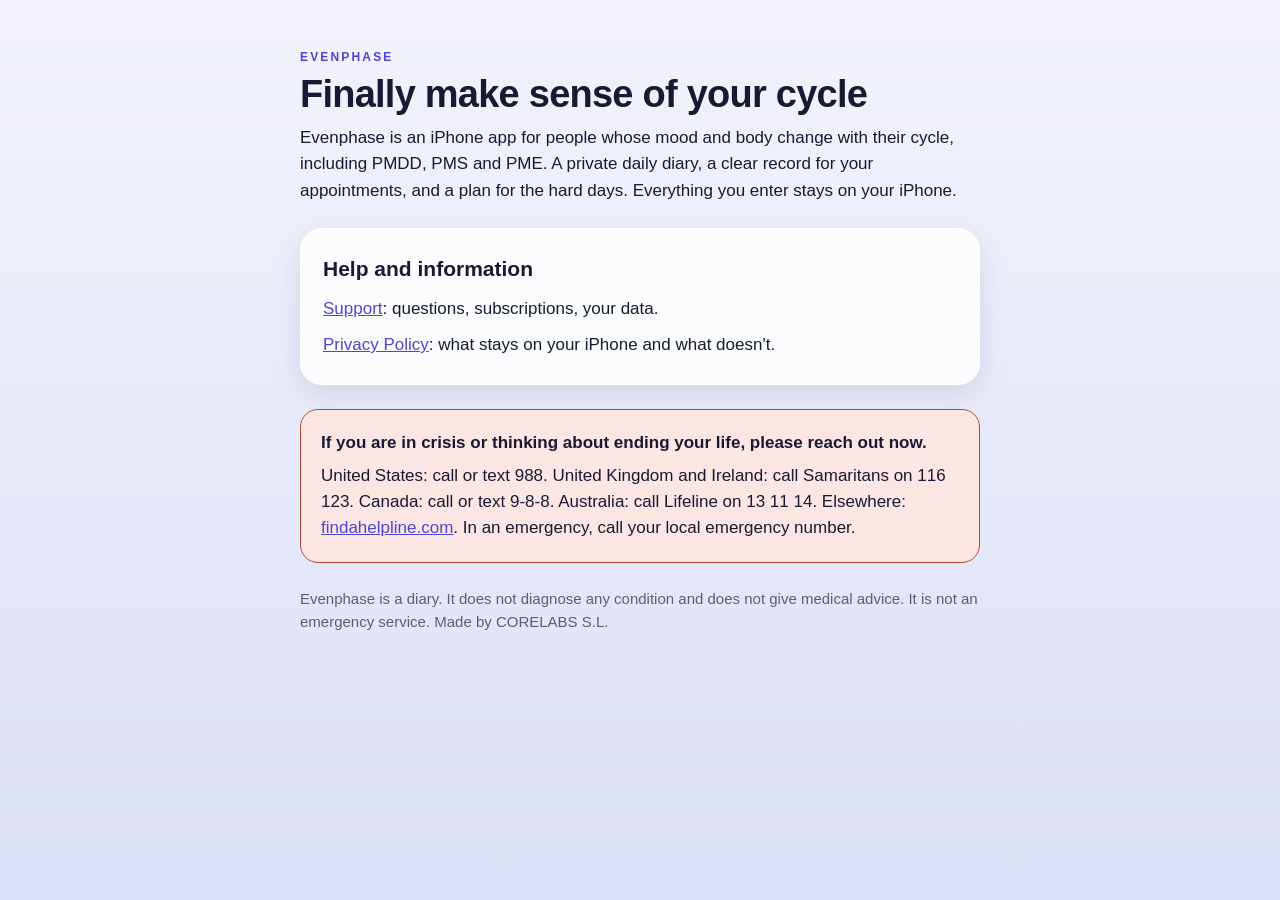
<file: index.html>
<!doctype html>
<html lang="en">
  <head>
    <meta charset="utf-8" />
    <meta name="viewport" content="width=device-width, initial-scale=1" />
    <title>Evenphase</title>
    <link rel="stylesheet" href="style.css" />
  </head>
  <body>
    <main>
      <p class="eyebrow">Evenphase</p>
      <h1>Finally make sense of your cycle</h1>
      <p>
        Evenphase is an iPhone app for people whose mood and body change with their cycle, including PMDD, PMS and PME.
        A private daily diary, a clear record for your appointments, and a plan for the hard days. Everything you enter
        stays on your iPhone.
      </p>
      <div class="card">
        <h2>Help and information</h2>
        <p><a href="support.html">Support</a>: questions, subscriptions, your data.</p>
        <p><a href="privacy.html">Privacy Policy</a>: what stays on your iPhone and what doesn't.</p>
      </div>
      <div class="help">
        <p><strong>If you are in crisis or thinking about ending your life, please reach out now.</strong></p>
        <p>
          United States: call or text 988. United Kingdom and Ireland: call Samaritans on 116 123. Canada: call or text
          9-8-8. Australia: call Lifeline on 13 11 14. Elsewhere: <a href="https://findahelpline.com">findahelpline.com</a>.
          In an emergency, call your local emergency number.
        </p>
      </div>
      <p class="soft">
        Evenphase is a diary. It does not diagnose any condition and does not give medical advice. It is not an emergency
        service. Made by CORELABS S.L.
      </p>
    </main>
  </body>
</html>
</file>
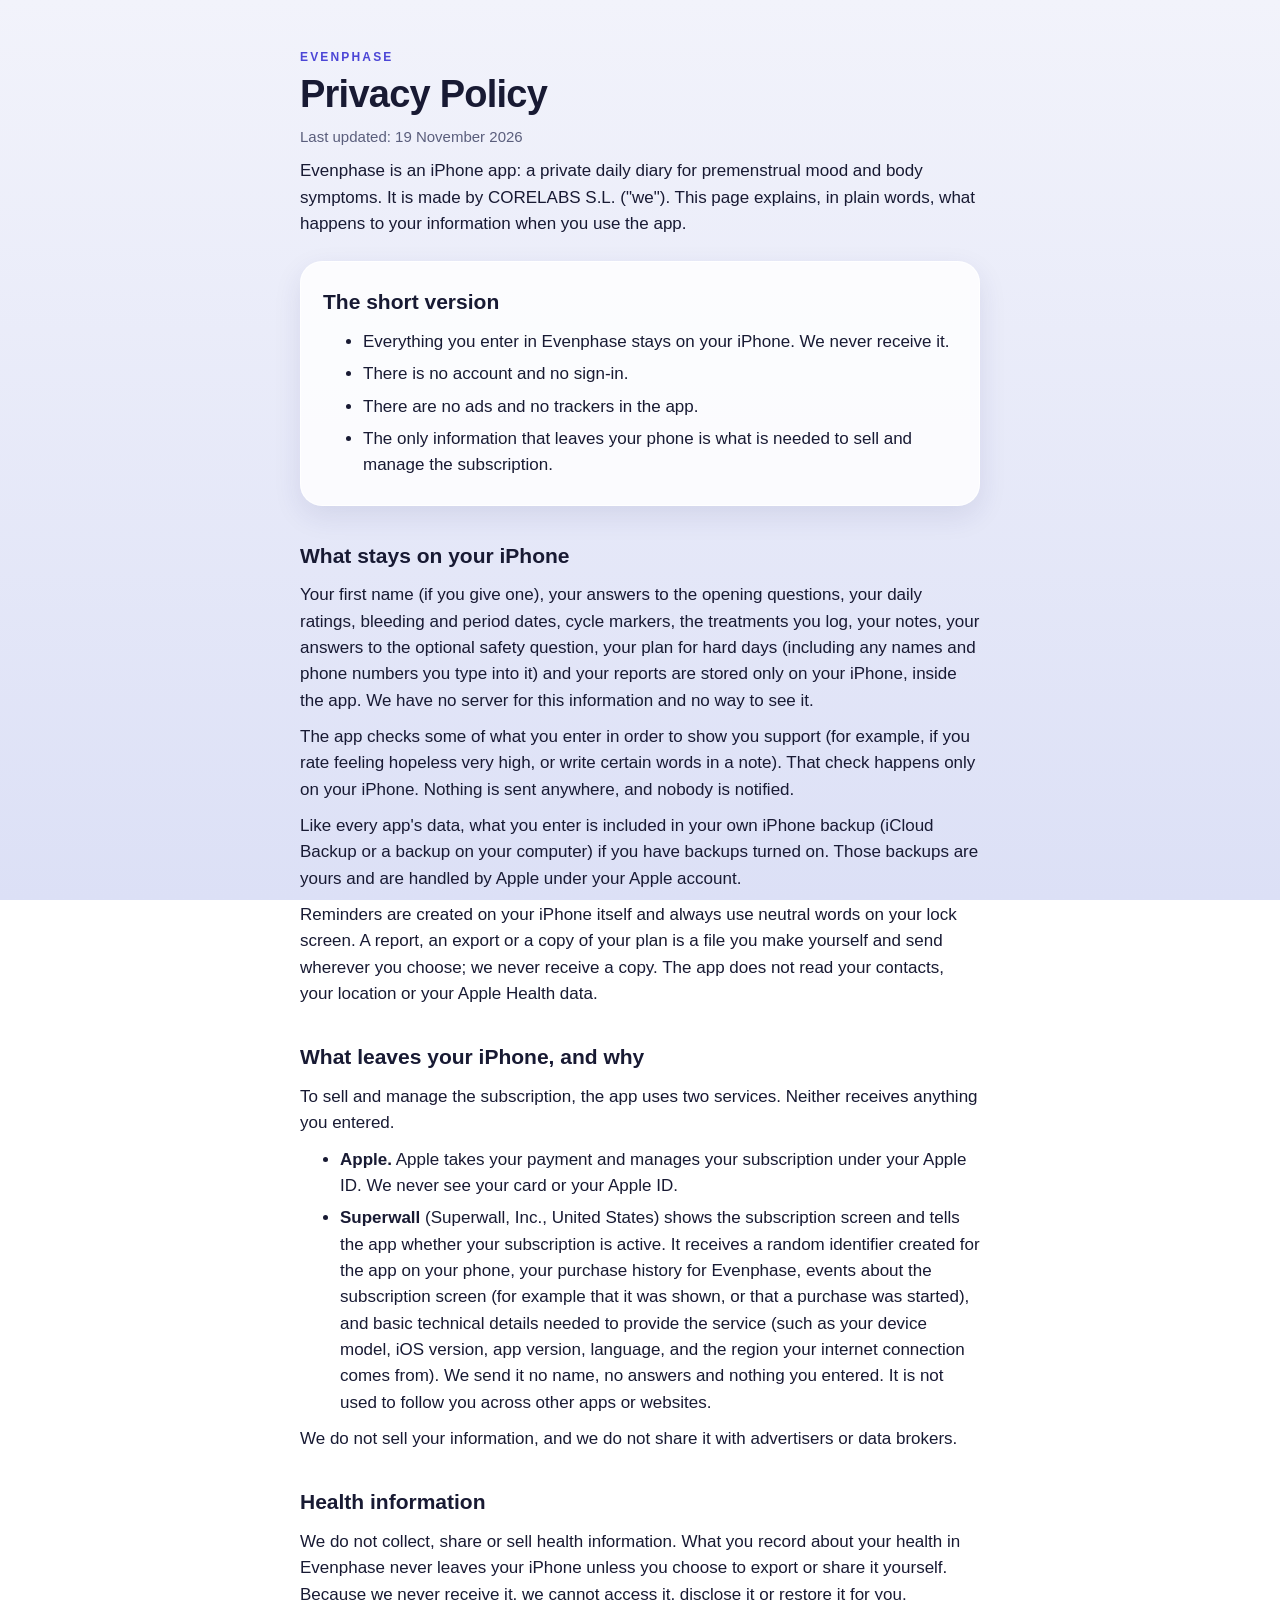
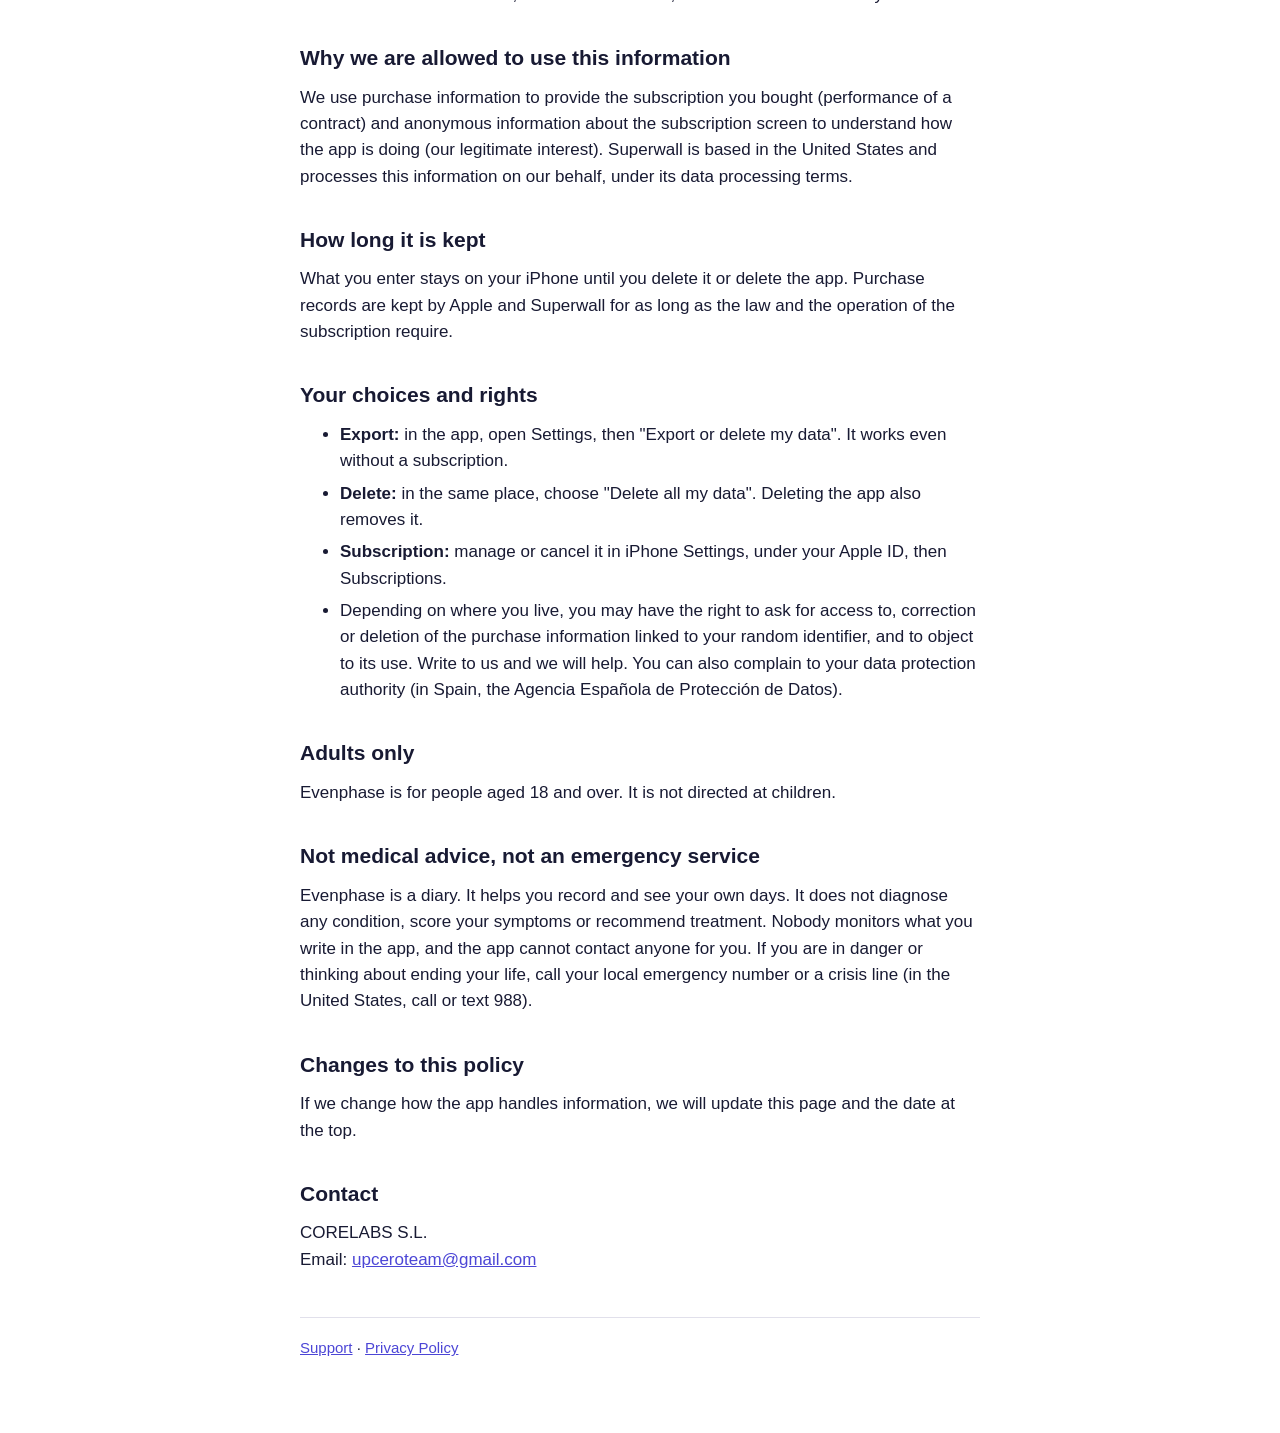
<file: privacy.html>
<!doctype html>
<html lang="en">
  <head>
    <meta charset="utf-8" />
    <meta name="viewport" content="width=device-width, initial-scale=1" />
    <title>Evenphase: Privacy Policy</title>
    <link rel="stylesheet" href="style.css" />
  </head>
  <body>
    <main>
      <p class="eyebrow">Evenphase</p>
      <h1>Privacy Policy</h1>
      <p class="soft">Last updated: 19 November 2026</p>

      <p>
        Evenphase is an iPhone app: a private daily diary for premenstrual mood and body symptoms. It is made by CORELABS
        S.L. ("we"). This page explains, in plain words, what happens to your information when you use the app.
      </p>

      <div class="card">
        <h2>The short version</h2>
        <ul>
          <li>Everything you enter in Evenphase stays on your iPhone. We never receive it.</li>
          <li>There is no account and no sign-in.</li>
          <li>There are no ads and no trackers in the app.</li>
          <li>The only information that leaves your phone is what is needed to sell and manage the subscription.</li>
        </ul>
      </div>

      <h2>What stays on your iPhone</h2>
      <p>
        Your first name (if you give one), your answers to the opening questions, your daily ratings, bleeding and period
        dates, cycle markers, the treatments you log, your notes, your answers to the optional safety question, your plan
        for hard days (including any names and phone numbers you type into it) and your reports are stored only on your
        iPhone, inside the app. We have no server for this information and no way to see it.
      </p>
      <p>
        The app checks some of what you enter in order to show you support (for example, if you rate feeling hopeless very
        high, or write certain words in a note). That check happens only on your iPhone. Nothing is sent anywhere, and
        nobody is notified.
      </p>
      <p>
        Like every app's data, what you enter is included in your own iPhone backup (iCloud Backup or a backup on your
        computer) if you have backups turned on. Those backups are yours and are handled by Apple under your Apple account.
      </p>
      <p>
        Reminders are created on your iPhone itself and always use neutral words on your lock screen. A report, an export or
        a copy of your plan is a file you make yourself and send wherever you choose; we never receive a copy. The app does
        not read your contacts, your location or your Apple Health data.
      </p>

      <h2>What leaves your iPhone, and why</h2>
      <p>To sell and manage the subscription, the app uses two services. Neither receives anything you entered.</p>
      <ul>
        <li>
          <strong>Apple.</strong> Apple takes your payment and manages your subscription under your Apple ID. We never see your
          card or your Apple ID.
        </li>
        <li>
          <strong>Superwall</strong> (Superwall, Inc., United States) shows the subscription screen and tells the app
          whether your subscription is active. It receives a random identifier created for the app on your phone, your
          purchase history for Evenphase, events about the subscription screen (for example that it was shown, or that a
          purchase was started), and basic technical details needed to provide the service (such as your device model,
          iOS version, app version, language, and the region your internet connection comes from). We send it no name,
          no answers and nothing you entered. It is not used to follow you across other apps or websites.
        </li>
      </ul>
      <p>We do not sell your information, and we do not share it with advertisers or data brokers.</p>

      <h2>Health information</h2>
      <p>
        We do not collect, share or sell health information. What you record about your health in Evenphase never leaves
        your iPhone unless you choose to export or share it yourself. Because we never receive it, we cannot access it,
        disclose it or restore it for you.
      </p>

      <h2>Why we are allowed to use this information</h2>
      <p>
        We use purchase information to provide the subscription you bought (performance of a contract) and anonymous
        information about the subscription screen to understand how the app is doing (our legitimate interest).
        Superwall is based in the United States and processes this information on our behalf, under its data
        processing terms.
      </p>

      <h2>How long it is kept</h2>
      <p>
        What you enter stays on your iPhone until you delete it or delete the app. Purchase records are kept by Apple and
        Superwall for as long as the law and the operation of the subscription require.
      </p>

      <h2>Your choices and rights</h2>
      <ul>
        <li><strong>Export:</strong> in the app, open Settings, then "Export or delete my data". It works even without a subscription.</li>
        <li><strong>Delete:</strong> in the same place, choose "Delete all my data". Deleting the app also removes it.</li>
        <li><strong>Subscription:</strong> manage or cancel it in iPhone Settings, under your Apple ID, then Subscriptions.</li>
        <li>
          Depending on where you live, you may have the right to ask for access to, correction or deletion of the purchase
          information linked to your random identifier, and to object to its use. Write to us and we will help. You can also
          complain to your data protection authority (in Spain, the Agencia Española de Protección de Datos).
        </li>
      </ul>

      <h2>Adults only</h2>
      <p>Evenphase is for people aged 18 and over. It is not directed at children.</p>

      <h2>Not medical advice, not an emergency service</h2>
      <p>
        Evenphase is a diary. It helps you record and see your own days. It does not diagnose any condition, score your
        symptoms or recommend treatment. Nobody monitors what you write in the app, and the app cannot contact anyone for
        you. If you are in danger or thinking about ending your life, call your local emergency number or a crisis line
        (in the United States, call or text 988).
      </p>

      <h2>Changes to this policy</h2>
      <p>If we change how the app handles information, we will update this page and the date at the top.</p>

      <h2>Contact</h2>
      <p>
        CORELABS S.L.<br />
        Email: <a href="mailto:upceroteam@gmail.com">upceroteam@gmail.com</a>
      </p>

      <p class="foot"><a href="support.html">Support</a> · <a href="privacy.html">Privacy Policy</a></p>
    </main>
  </body>
</html>
</file>
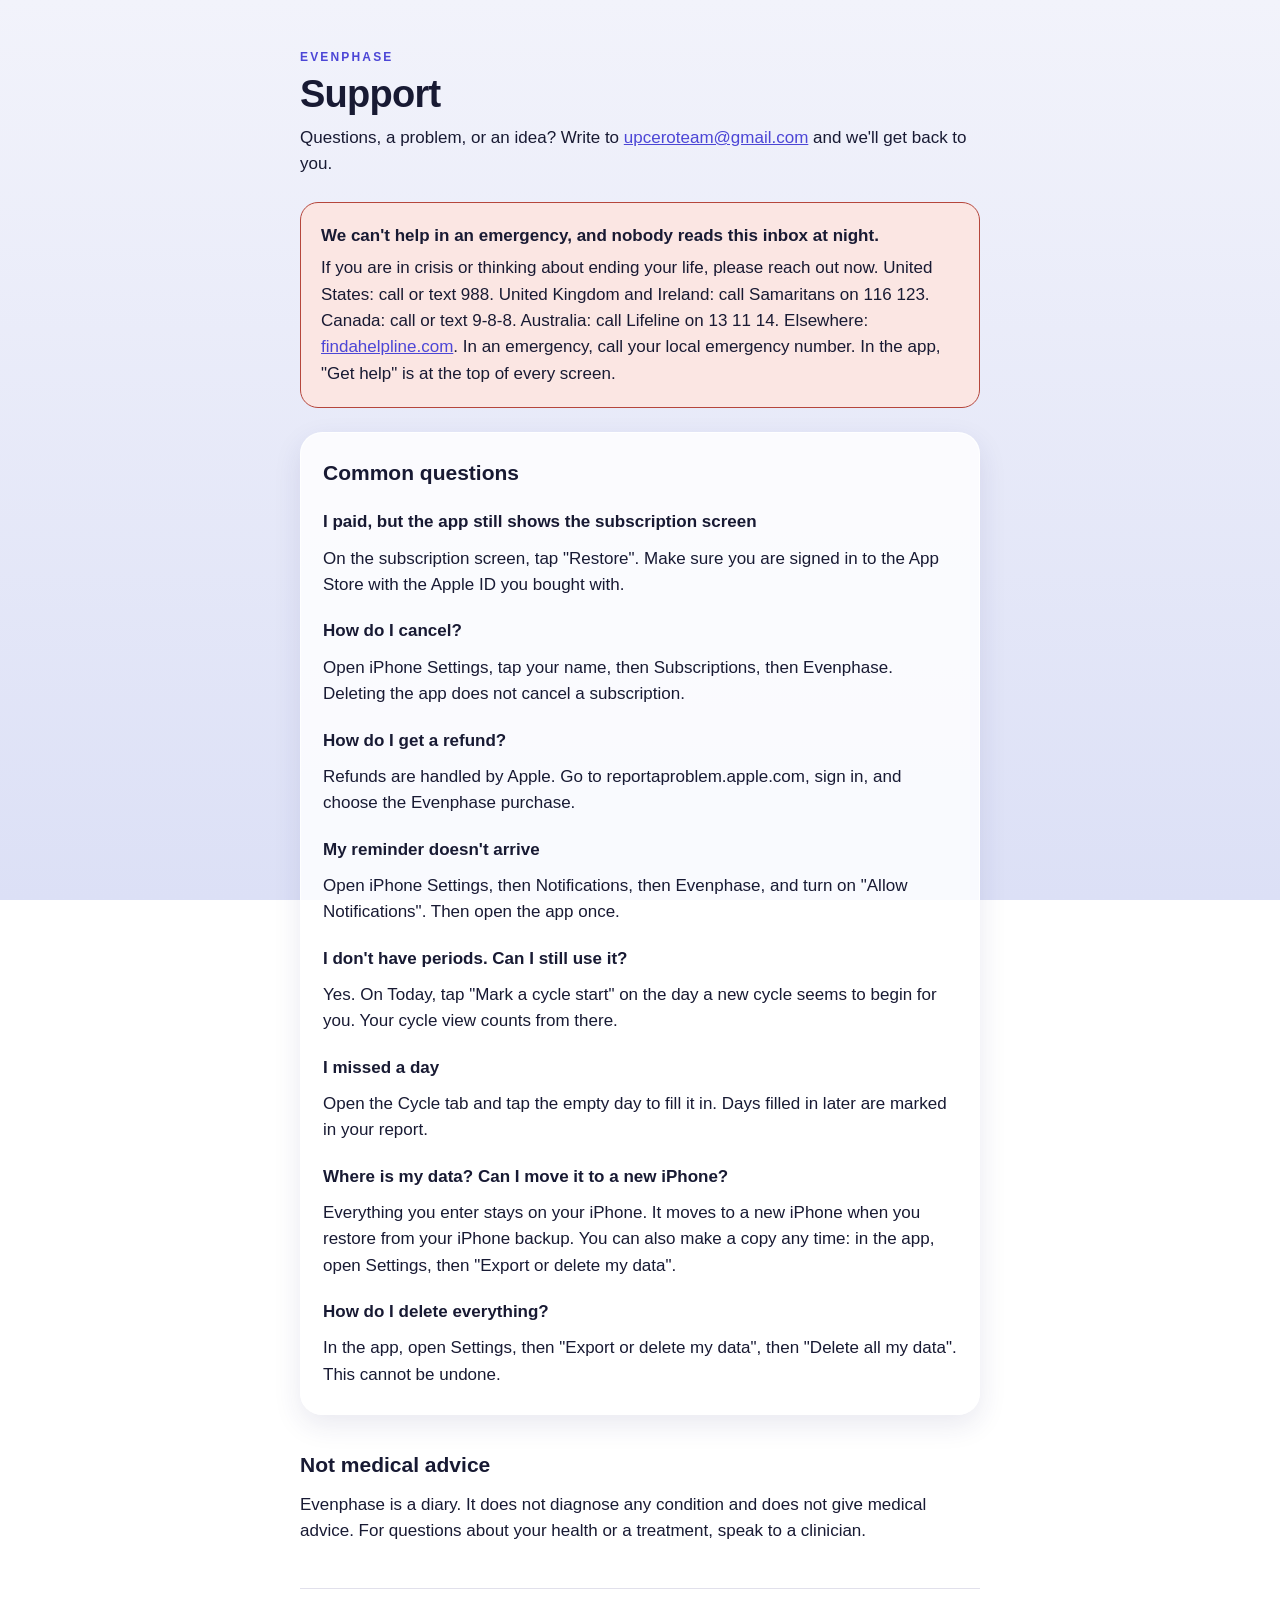
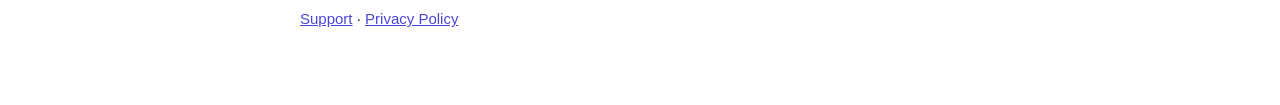
<file: support.html>
<!doctype html>
<html lang="en">
  <head>
    <meta charset="utf-8" />
    <meta name="viewport" content="width=device-width, initial-scale=1" />
    <title>Evenphase: Support</title>
    <link rel="stylesheet" href="style.css" />
  </head>
  <body>
    <main>
      <p class="eyebrow">Evenphase</p>
      <h1>Support</h1>
      <p>
        Questions, a problem, or an idea? Write to
        <a href="mailto:upceroteam@gmail.com">upceroteam@gmail.com</a> and we'll get back to you.
      </p>

      <div class="help">
        <p><strong>We can't help in an emergency, and nobody reads this inbox at night.</strong></p>
        <p>
          If you are in crisis or thinking about ending your life, please reach out now. United States: call or text 988.
          United Kingdom and Ireland: call Samaritans on 116 123. Canada: call or text 9-8-8. Australia: call Lifeline on
          13 11 14. Elsewhere: <a href="https://findahelpline.com">findahelpline.com</a>. In an emergency, call your local
          emergency number. In the app, "Get help" is at the top of every screen.
        </p>
      </div>

      <div class="card">
        <h2>Common questions</h2>

        <h3>I paid, but the app still shows the subscription screen</h3>
        <p>On the subscription screen, tap "Restore". Make sure you are signed in to the App Store with the Apple ID you bought with.</p>

        <h3>How do I cancel?</h3>
        <p>Open iPhone Settings, tap your name, then Subscriptions, then Evenphase. Deleting the app does not cancel a subscription.</p>

        <h3>How do I get a refund?</h3>
        <p>Refunds are handled by Apple. Go to reportaproblem.apple.com, sign in, and choose the Evenphase purchase.</p>

        <h3>My reminder doesn't arrive</h3>
        <p>Open iPhone Settings, then Notifications, then Evenphase, and turn on "Allow Notifications". Then open the app once.</p>

        <h3>I don't have periods. Can I still use it?</h3>
        <p>
          Yes. On Today, tap "Mark a cycle start" on the day a new cycle seems to begin for you. Your cycle view counts
          from there.
        </p>

        <h3>I missed a day</h3>
        <p>Open the Cycle tab and tap the empty day to fill it in. Days filled in later are marked in your report.</p>

        <h3>Where is my data? Can I move it to a new iPhone?</h3>
        <p>
          Everything you enter stays on your iPhone. It moves to a new iPhone when you restore from your iPhone backup. You can
          also make a copy any time: in the app, open Settings, then "Export or delete my data".
        </p>

        <h3>How do I delete everything?</h3>
        <p>In the app, open Settings, then "Export or delete my data", then "Delete all my data". This cannot be undone.</p>
      </div>

      <h2>Not medical advice</h2>
      <p>
        Evenphase is a diary. It does not diagnose any condition and does not give medical advice. For questions about your
        health or a treatment, speak to a clinician.
      </p>

      <p class="foot"><a href="support.html">Support</a> · <a href="privacy.html">Privacy Policy</a></p>
    </main>
  </body>
</html>
</file>
<file: style.css>
:root {
  --bg: #f2f3fb;
  --bg-deep: #dce0f6;
  --ink: #181a33;
  --soft: #5a5e7c;
  --indigo: #4c46d6;
  --card: rgba(255, 255, 255, 0.82);
}
* {
  box-sizing: border-box;
}
body {
  margin: 0;
  font-family: -apple-system, BlinkMacSystemFont, "Segoe UI", Roboto, Helvetica, Arial, sans-serif;
  font-size: 17px;
  line-height: 1.55;
  color: var(--ink);
  background: linear-gradient(var(--bg), var(--bg-deep)) fixed;
  min-height: 100vh;
}
main {
  max-width: 720px;
  margin: 0 auto;
  padding: 48px 20px 64px;
}
.eyebrow {
  margin: 0;
  font-size: 12px;
  font-weight: 800;
  letter-spacing: 0.18em;
  text-transform: uppercase;
  color: var(--indigo);
}
h1 {
  margin: 6px 0 4px;
  font-size: 38px;
  line-height: 1.12;
  letter-spacing: -0.02em;
}
h2 {
  margin: 34px 0 8px;
  font-size: 21px;
}
h3 {
  margin: 20px 0 4px;
  font-size: 17px;
}
p,
ul {
  margin: 10px 0;
}
li {
  margin: 6px 0;
}
a {
  color: var(--indigo);
}
.soft {
  color: var(--soft);
  font-size: 15px;
}
.card {
  margin: 24px 0;
  padding: 6px 22px 16px;
  background: var(--card);
  border: 1px solid rgba(255, 255, 255, 0.92);
  border-radius: 22px;
  box-shadow: 0 10px 28px rgba(42, 38, 112, 0.1);
}
.card h2 {
  margin-top: 18px;
}
.help {
  margin: 24px 0;
  padding: 14px 20px;
  background: #fbe6e3;
  border: 1.5px solid #b5463c;
  border-radius: 18px;
}
.help p {
  margin: 6px 0;
}
.foot {
  margin-top: 44px;
  padding-top: 18px;
  border-top: 1px solid rgba(42, 38, 112, 0.14);
  font-size: 15px;
}
</file>
